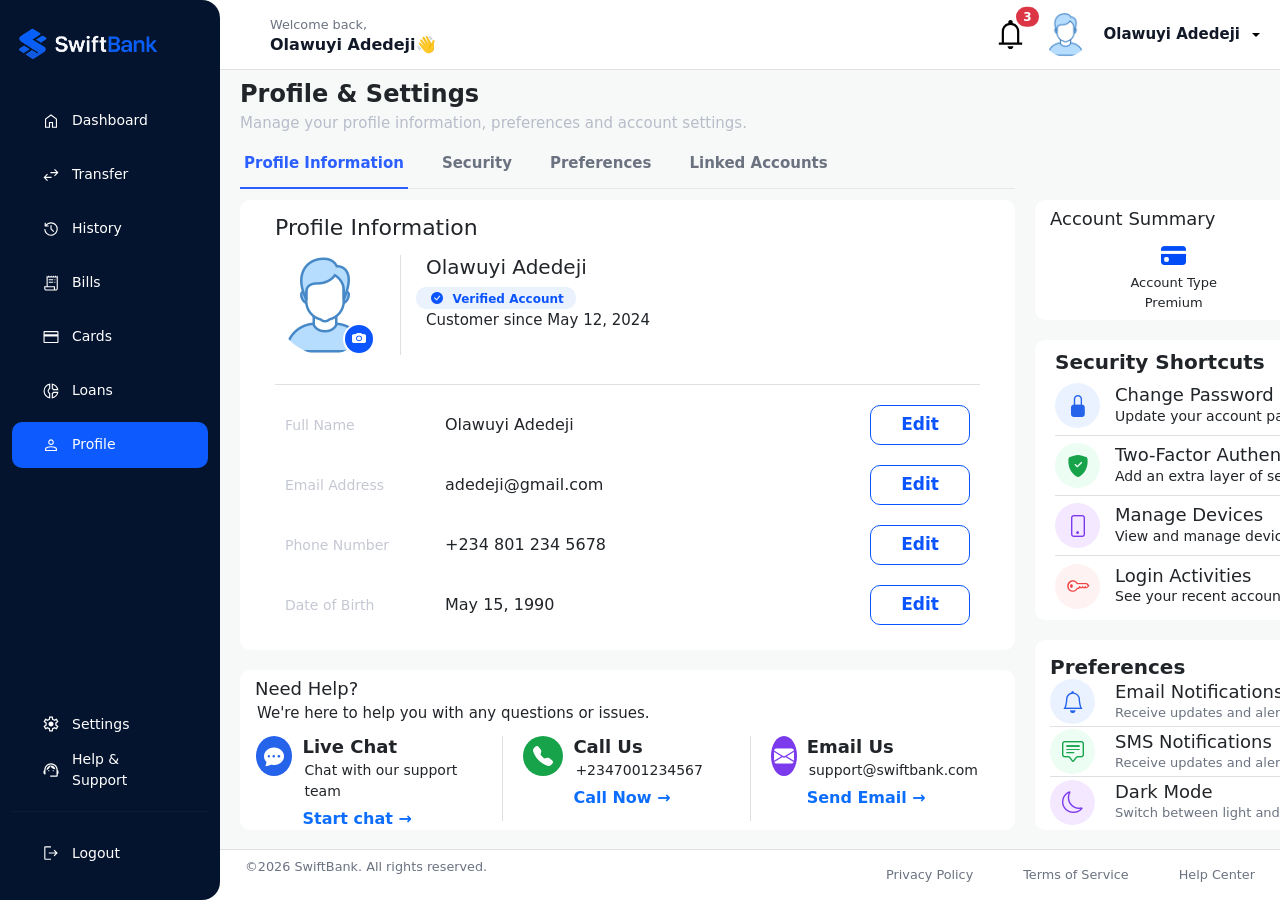
<file: prof.html>
<!doctype html>
<html lang="en">
  <head>
    <meta charset="UTF-8" />
    <meta name="viewport" content="width=device-width, initial-scale=1.0" />
    <link
      href="https://cdn.jsdelivr.net/npm/bootstrap@5.3.8/dist/css/bootstrap.min.css"
      rel="stylesheet"
      integrity="sha384-sRIl4kxILFvY47J16cr9ZwB07vP4J8+LH7qKQnuqkuIAvNWLzeN8tE5YBujZqJLB"
      crossorigin="anonymous"
    />
    <link
      href="https://cdn.jsdelivr.net/npm/bootstrap-icons@1.11.3/font/bootstrap-icons.min.css"
      rel="stylesheet"
    />
    <link
      rel="shortcut icon"
      href="/assets/swift-logo.png"
      type="image/x-icon"
    />
    <title>Profile | SwiftBank</title>

    <style>
        * {
  box-sizing: border-box;
  margin: 0;
  padding: 0;
}

body {
  font-family:
    system-ui,
    -apple-system,
    BlinkMacSystemFont,
    "Segoe UI",
    Roboto,
    Oxygen,
    Ubuntu,
    Cantarell,
    "Open Sans",
    "Helvetica Neue",
    sans-serif;
  height: 100vh;
  display: flex;
}

.sidebar {
  width: 220px;
  height: 100vh;
  background: #05142e;
  border-radius: 0 18px 18px 0;
  padding: 24px 12px;
  display: flex;
  flex-direction: column;
}

.logo {
  margin-bottom: 35px;
}

.logo img {
  width: 150px;
}

.navigation {
  list-style: none;
  padding: 0;
  margin: 0;
}

.navigation li {
  margin-bottom: 8px;
}

.navigation li a {
  display: flex;
  align-items: center;
  gap: 12px;
  height: 46px;
  padding: 0 30px;
  border-radius: 10px;
  color: #fff;
  text-decoration: none;
  font-size: 14px;
  font-weight: 500;
  transition: 0.3s;
}

.navigation li a img {
  width: 18px;
}

.navigation li:hover a {
  background: #0d5bff;
}

.navigation li.active a {
  background: #0d5bff;
}

.bottom-menu {
  margin-top: auto;
}

.bottom-menu a {
  display: flex;
  align-items: center;
  gap: 12px;
  height: 46px;
  padding: 0 30px;
  border-radius: 10px;
  color: #fff;
  text-decoration: none;
  font-size: 14px;
  font-weight: 500;
  transition: 0.3s;
}

.bottom-menu a img {
  width: 18px;
}

.bottom-menu a:hover {
  background: #0d5bff;
}

.bottom-menu hr {
  border: none;
  border-top: 1px solid rgba(255, 255, 255, 0.12);
  margin: 18px 0;
}
.main-wrapper {
  flex: 1;
  display: flex;
  flex-direction: column;
  overflow: hidden;
}

header {
  height: 70px;
  background-color: #ffffff;
  border-bottom: 1px solid #e0e0e0;
  padding: 0 20px;
  display: flex;
  flex-direction: row;
  justify-content: space-between;
  align-items: center;
  flex-shrink: 0;
}

main {
  flex: 1;
  overflow-y: auto;
  background-color: #f7f8f8;
  padding: 20px;
}

.welcome-left p {
  font-size: 0.8rem;
  color: #6b7280;
  margin: 0;
  padding-left: 30px;
}

.welcome-left h3 {
  font-size: 1rem;
  font-weight: 700;
  color: #111827;
  margin: 0;
  padding-left: 30px;
}
.welcome-right {
  display: flex;
  flex-direction: row;
  gap: 15px;
  align-items: center;
}
.dropdown-toggle {
  display: flex;
  align-items: center;
  gap: 8px;
  padding: 0;
  line-height: 1;
}

.dropdown-menu {
  min-width: 160px;
  border-radius: 10px;
  box-shadow: 0 4px 12px rgba(0, 0, 0, 0.1);
}
.profile-top {
  margin-top: -10px;
  width: 100%;
  height: 80px;

  h1 {
    font-size: 24px;
    font-weight: 700;
  }

  p {
    font-size: 15px;
    color: #b7bdc9;
    font-weight: 400;
    margin-top: -5px;
  }
}
.profile {
  display: flex;
  flex-direction: row;
  gap: 20px;
  margin-top: -10px;
}
.profile-left {
  display: flex;
  flex-direction: column;
  gap: 20px;
}

.left-top {
  width: 775px;
  height: 450px;
  /* border: 1px solid red; */
  background-color: #fff;
  border-radius: 10px;
  padding: 0px 20px;
}
.tabs {
  display: flex;
  flex-direction: column;
  flex: 1;
  min-height: 0;
  margin-top: -10px;
  margin-bottom: -10px;
}

.tabs .tab-bar {
  width: 100%;
  flex-shrink: 0;
}
.tab-bar {
  display: flex;
  gap: 30px;
  border-bottom: 1px solid #e5e7eb;
}

.tab-btn {
  background: none;
  border: none;
  cursor: pointer;
  padding: 12px 4px;
  font-size: 15px;
  font-weight: 600;
  color: #6b7280;

  border-bottom: 2px solid transparent;
  margin-bottom: -1px;
}

.tab-btn:hover {
  color: #2b5fff;
}

.tab-btn.active {
  color: #2b5fff;
  border-bottom: 2px solid #2b5fff;
}

.tab-content {
  display: none;
  padding: 15px;
}

.tab-content.active {
  display: flex;
  flex-direction: column;
  flex: 1;
  min-height: 0;
}
.profile-info {
  width: 100%;
  height: 40px;
  /* border: 1px solid red; */

  h1 {
    font-size: 22px;
  }
}
.profile-head {
  width: 100%;
  height: 130px;
  /* border: 1px solid red; */
  display: flex;
  flex-direction: row;
  border-bottom: 1px solid #e0e0e0;
  /* padding: 10px; */
}
.profile-img {
  position: relative;
  width: 100px;
  height: 100px;
}

.profile-img img {
  width: 100px;
  height: 100px;
  border-radius: 50%;
}

.profile-img-edit {
  position: absolute;
  bottom: 0;
  right: 0;
  width: 32px;
  height: 32px;
  background: #0b54fe;
  color: #fff;
  border-radius: 50%;
  display: flex;
  align-items: center;
  justify-content: center;
  cursor: pointer;
  border: 2px solid #fff;
  font-size: 14px;
}

.profile-img-edit:hover {
  background: #083fc9;
}

.profile-right {
  display: flex;
  flex-direction: column;
  gap: 20px;
}
.profile-name {
  border-left: 1px solid #e0e0e0;
  height: 100px;
  margin-left: 25px;
  padding-left: 25px;

  h2 {
    font-size: 20px;
  }
  p {
    font-size: 15px;
  }
}
.verified {
  width: 160px;
  height: 22px;
  /* border: 1px solid red; */
  display: flex;
  align-items: center;
  justify-content: center;
  background-color: #eaf2fe;
  border-radius: 10px;
  margin-left: -10px;

  h5 {
    margin: 0;
    font-size: 12px;
    line-height: 1;
    color: #0b54fe;
    font-weight: 700;
  }
}
.mark {
  padding-right: 10px;
  color: #0b54fe;
  background-color: #eaf2fe;
}

.details {
  /* border: 1px solid purple; */
  width: 100%;
  height: 260px;
  padding: 10px;
  /* margin-top: -20px; */
  overflow: auto;
}
.details-row {
  display: flex;
  align-items: center;
  padding: 10px 0;
}

.details-row p {
  width: 160px;
  margin: 0;
  color: #c5c8d3;
  font-size: 14px;
  font-weight: 500;
}

.details-row h6 {
  flex: 1;
  margin: 0;
  text-align: left;
}

.details-row button {
  width: 100px;
  height: 40px;
  margin-left: auto;
  border: 1px solid #0b54fe;
  background-color: white;
  color: #0b54fe;
  font-weight: 600;
  font-size: 17px;
  border-radius: 10px;
}
.details-row button:hover {
  background-color: #0b54fe;
  color: #fff;
  border: 1px solid white;
}
.details-row:hover {
  background-color: #f9fafb;
}

#updateProfileBtn {
  width: 100%;
  height: 40px;
  border-radius: 10px;
  border: 1px solid #0b54fe;
  margin-top: 5px;
  background-color: #fff;
  color: #0b54fe;
  font-weight: 500;
}
#updateProfileBtn:hover {
  background-color: #0b54fe;
  color: white;
  font-weight: 500;
  border: 2px solid white;
}
.construction {
  width: 700px;
  height: 400px;
  /* border: 1px solid red; */
  margin: 10px auto;
  padding: 20px;
  display: flex;
  flex-direction: column;
  justify-content: center;
  align-items: center;
}
.construction h1 {
  font-size: 24px;
  font-weight: 700;
  display: flex;
  justify-content: center;
}
.construct-img {
  width: 400px;
  height: 300px;
  /* border: 1px solid red; */
  margin: auto;
}
.construction img {
  width: 400px;
  margin-left: px;
  display: flex;
  justify-content: center;
}
.construction p {
  margin: 0;
  font-style: oblique;
}

.left-bottom {
  width: 775px;
  height: 160px;
  /* border: 1px solid red; */
  background-color: #fff;
  border-radius: 10px;
  padding: 8px 15px;
}
.need h2 {
  font-size: 18px;
  margin: 0;
}
.need p {
  font-size: 15px;
  margin: 2px;
}
.needs {
  width: 250px;
  height: 85px;
  border-left: 1px solid #e0e0e0;
  display: flex;
  flex-direction: row;
  padding: 0 20px;
  gap: 10px;
}

.need-help {
  display: flex;
  flex-direction: row;
  padding-top: 10px;
}

.first-box {
  border: none;
  padding-left: 1px;
}
.need-content h5 {
  font-size: 18px;
  margin: 0;
  font-weight: 600;
}
.need-content p {
  font-size: 14px;
  margin: 2px;
  margin-bottom: 5px;
}
.need-content a {
  text-decoration: none;
  font-weight: 700;
  margin-top: 100px;
}
.need-content a:hover {
  text-decoration: underline;
}
.need-img {
  width: 40px;
  height: 40px;
  border-radius: 50%;
  display: flex;
  align-items: center;
  justify-content: center;
}

.need-img i {
  color: #fff;
  font-size: 20px;
}

.live {
  background-color: #2563eb;
}

.call {
  background-color: #16a34a;
}

.email {
  background-color: #7c3aed;
}

.right-top {
  width: 772px;
  height: 120px;
  /* border: 1px solid ; */
  background-color: #fff;
  margin-top: 50px;
  border-radius: 10px;
  padding: 8px 15px;
}

.account h2 {
  font-size: 18px;
}
.account-parent {
  display: flex;
  flex-direction: row;
  margin-top: -5px;
}
.account-child {
  width: 250px;
  height: 80px;
  border-left: 1px solid #e0e0e0;
  display: flex;
  flex-direction: column;
  align-items: center;
  justify-content: center;

  p {
    margin: 0;
    font-size: 13px;
  }

  i {
    font-size: 25px;
    /* color: red; */
    display: flex;
    justify-content: center;
    margin-top: 10px;
    margin-bottom: 5px;
  }
}
.one {
  border: none;
}
.account-child .card {
  color: #024cf7;
  border: none;
}
.account-child .secure {
  color: #119952;
}
.account-child .calender {
  color: #6d31c0;
}

.right-middle {
  width: 772px;
  height: 280px;
  /* border: 1px solid red; */
  background-color: #fff;
  border-radius: 10px;
  padding: 10px 20px;
}
.security h2 {
  font-size: 20px;
  font-weight: 600;
}
.shortcuts {
  width: 100%;
  height: 235px;
  margin-top: -6px;
}

.shortcut-row {
  width: 100%;
  height: 60px;
  display: flex;
  justify-content: space-between;
  align-items: center;
  border-bottom: 1px solid #e0e0e0;
}

.last-row {
  border-bottom: none;
}

.shortcuts-left {
  display: flex;
  align-items: center;
  gap: 15px;
}

.shortcuts-left h5 {
  font-size: 18px;
  margin: 0;
  font-weight: 500;
}

.shortcuts-left p {
  font-size: 14px;
  font-weight: 300;
  margin: 0;
}

.shortcuts-icon {
  width: 45px;
  height: 45px;
  border-radius: 50%;
  display: flex;
  justify-content: center;
  align-items: center;
  flex-shrink: 0;
}

.shortcuts-left i {
  font-size: 22px;
  padding-left: 0;
  margin: 0;
  line-height: 1;
}

.lock {
  color: #2563eb;
  background-color: #eaf2ff;
  width: 100%;
  height: 100%;
  border-radius: 50%;
  display: flex;
  justify-content: center;
  align-items: center;
}

.shield {
  color: #16a34a;
  background-color: #ecfdf3;
  width: 100%;
  height: 100%;
  border-radius: 50%;
  display: flex;
  justify-content: center;
  align-items: center;
}

.phone {
  color: #7c3aed;
  background-color: #f3e8ff;
  width: 100%;
  height: 100%;
  border-radius: 50%;
  display: flex;
  justify-content: center;
  align-items: center;
}

.key {
  color: #ef4444;
  background-color: #fef2f2;
  width: 100%;
  height: 100%;
  border-radius: 50%;
  display: flex;
  justify-content: center;
  align-items: center;
}

.shortcuts-right {
  font-size: 22px;
  font-weight: 800;
  color: #6b7280;
  cursor: pointer;
  margin-left: -200px;
}
.shortcut-row:hover {
  background-color: #f9fafb;
}
.enable {
  width: 100px;
  height: 25px;
  /* margin-left: 10px; */
  /* border: 1px solid red; */
  margin: 0;
  display: flex;
  align-items: center;
  justify-content: center;
  border-radius: 10px;
  background-color: #e8f6ee;
  color: #42b475;
  font-weight: 800;
  font-size: 12px;
}

.right-bottom {
  width: 772px;
  height: 190px;
  /* border: 1px solid red; */
  background-color: #fff;
  border-radius: 10px;
  padding: 15px;
}
.prefrences-top h2 {
  font-size: 20px;
  font-weight: 700;
}
.pref {
  width: 100%;
  height: 150px;
  margin-top: -10px;
}

.pref-row {
  width: 100%;
  height: 50px;
  display: flex;
  align-items: center;
  justify-content: space-between;
  border-bottom: 1px solid #e0e0e0;
}
.pref-row:hover {
  background-color: #f9fafb;
}

.pref-left {
  display: flex;
  align-items: center;
  gap: 20px;
}

.pref-left h5 {
  margin: 0;
  font-size: 18px;
  font-weight: 500;
}

.pref-left p {
  margin: 0;
  font-size: 13px;
  color: #6b7280;
}

.pref-icon {
  width: 45px;
  height: 45px;
  border-radius: 50%;
  display: flex;
  justify-content: center;
  align-items: center;
}

.pref-icon i {
  font-size: 22px;
}
.last-row {
  border: none;
}
.bell {
  color: #2563eb;
  background: #eaf2ff;
  width: 100%;
  height: 100%;
  border-radius: 50%;
  display: flex;
  justify-content: center;
  align-items: center;
}

.chat {
  color: #16a34a;
  background: #ecfdf3;
  width: 100%;
  height: 100%;
  border-radius: 50%;
  display: flex;
  justify-content: center;
  align-items: center;
}

.moon {
  color: #7c3aed;
  background: #f3e8ff;
  width: 100%;
  height: 100%;
  border-radius: 50%;
  display: flex;
  justify-content: center;
  align-items: center;
}
.switch {
  position: relative;
  display: inline-block;
  width: 34px;
  height: 18px;
}

.switch input {
  opacity: 0;
  width: 0;
  height: 0;
}

.slider {
  position: absolute;
  cursor: pointer;
  inset: 0;
  background-color: #ccc;
  transition: 0.3s;
  border-radius: 22px;
}

.slider:before {
  position: absolute;
  content: "";
  width: 12px;
  height: 12px;
  left: 3px;
  bottom: 3px;
  background: #fff;
  border-radius: 50%;
  transition: 0.3s;
}

input:checked + .slider {
  background: #0052cc;
}

input:checked + .slider:before {
  transform: translateX(16px);
}

footer {
  height: 50px;
  background-color: #ffffff;
  border-top: 1px solid #e0e0e0;
  display: flex;
  align-items: center;
  justify-content: space-between;
  font-size: 0.8rem;
  color: #6b7280;
  flex-shrink: 0;
  padding: 25px;
}
.footer-right {
  display: flex;
  gap: 50px;
}
.footer-right a {
  color: #6b7280;
  text-decoration: none;
}

.hamburger-btn {
  display: none;
}

.bottom-nav {
  display: none;
}

.welcome-left img {
  display: none;
}
.second {
  display: none;
}

@media (max-width: 1030px) {
  .profile,
  .profile-left,
  .profile-right {
    min-width: 0;
  }

  .profile {
    flex-direction: column;
  }

  .left-top,
  .right-top,
  .right-middle,
  .right-bottom {
    width: 100%;
    height: auto;
  }
  .left-bottom{
    display: none;
  }
  .left-bottom.second {
    display: block;
    width: 100%;
    height: auto;
    margin-top: 20px;
  }

  .right-top {
    margin-top: 0;
  }


  .needs,
  .account-child {
    width: auto;
    flex: 1;
  }

  .shortcuts-right {
    margin-left: 0;
  }

  main {
    padding: 18px;
  }
}

@media (max-width: 768px) {
  body {
    flex-direction: column;
    height: auto;
    min-height: 100vh;
  }

  .hamburger-btn {
    display: block;
    background: none;
    border: none;
    font-size: 1.5rem;
    color: #111827;
    cursor: pointer;
  }

  .sidebar {
    position: fixed;
    top: 0;
    left: -220px;
    height: 100vh;
    z-index: 1000;
    transition: left 0.3s ease;
  }

  .sidebar.active {
    left: 0;
  }

  .sidebar-overlay {
    display: none;
    position: fixed;
    inset: 0;
    background: rgba(0, 0, 0, 0.4);
    z-index: 999;
  }

  .sidebar-overlay.active {
    display: block;
  }

  .main-wrapper {
    width: 100%;
  }

  .welcome-avatar {
    display: block;
  }

  .welcome-left{
    display: none;
  }

  header {
    padding: 14px 20px;
  }

  .profile,
  .profile-left,
  .profile-right {
    min-width: 0;
  }

  .profile {
    flex-direction: column;
  }

  .left-top,
  .right-top,
  .right-middle,
  .right-bottom {
    width: 100%;
    height: auto;
  }
  .right-bottom{
    padding: 10px;
  }

.pref{
  margin-top: 10px;
}

  .left-bottom{
    display: none;
  }
  .left-bottom.second {
    display: block;
    width: 100%;
    height: auto;
    margin-top: 20px;
  }

  .right-top {
    margin-top: 0;
  }

  .needs,
  .account-child {
    width: auto;
    flex: 1;
  }


  .shortcuts-right {
    margin-left: 0;
  }

  footer {
    display: none;
  }

  main {
    padding: 18px;
  }
}

@media (max-width: 480px) {
  body {
    flex-direction: column;
    height: auto;
    min-height: 100vh;
  }

  .hamburger-btn {
    display: block;
    background: none;
    border: none;
    font-size: 1.5rem;
    color: #111827;
    cursor: pointer;
  }

  .sidebar {
    position: fixed;
    top: 0;
    left: -220px;
    height: 100vh;
    z-index: 1000;
    transition: left 0.3s ease;
  }

  .sidebar.active {
    left: 0;
  }

  .sidebar-overlay {
    display: none;
    position: fixed;
    inset: 0;
    background: rgba(0, 0, 0, 0.4);
    z-index: 999;
  }

  .sidebar-overlay.active {
    display: block;
  }

  .main-wrapper {
    width: 100%;
  }

  .welcome-avatar {
    width: 44px;
    height: 44px;
    border-radius: 50%;
    object-fit: cover;
    flex-shrink: 0;
  }

  header {
    flex-wrap: wrap;
    height: auto;
    padding: 14px 16px;
    row-gap: 14px;
  }

  .hamburger-btn {
    order: 1;
  }

  .welcome-right {
    order: 2;
    margin-left: auto;
  }

  .welcome-right .dropdown {
    display: none;
  }

  .welcome-left {
    display: none;
  }

  .profile {
    flex-direction: column;
  }

  .left-top,
  .right-top {
    width: 100%;
    height: auto;
  }
  .right-bottom {
    width: 100%;
    height: 350px;
  }
  .prefrences-top {
    margin-bottom: 20px;
  }
  .pref-row {
    height: 100px;
  }
  .left-bottom {
    display: none;
  }
  .left-bottom .second {
    display: block;
    width: 100%;
    height: auto;
  }
  .right-middle {
    width: 100%;
    height: 470px;
  }

  .right-top {
    display: none;
  }

  .tabs {
    margin-top: 10px;
  }
  .tab-bar {
    overflow-x: auto;
    white-space: nowrap;
    gap: 18px;
  }

  .tab-btn {
    flex-shrink: 0;
  }

  .profile-head {
    flex-direction: column;
    align-items: center;
    height: auto;
    text-align: center;
    padding: 15px 0;
  }
  .profile-info {
    text-align: left;
  }

  .profile-name {
    border-left: none;
    margin-left: 0;
    padding-left: 0;
    margin-top: 10px;
    height: auto;
    margin-left: -8px;
    margin-top: 5px;
    font-weight: 650;
    font-size: 16px;

    p {
      margin-top: 5px;
    }
  }

  .verified {
    margin-left: 26px;
  }

  .details-row {
    flex-direction: column;
    align-items: flex-start;
    gap: 6px;
    padding: 14px 0;
  }

  .details-row h6 {
    text-align: left;
  }

  .details-row button {
    width: 100%;
    margin-left: 0;
  }

  .construction,
  .construct-img,
  .construction img {
    width: 100%;
    max-width: 100%;
    height: auto;
  }

  .need-help {
    flex-direction: column;
  }

  .needs {
    width: 100%;
    height: auto;
    border-left: none;
    border-top: 1px solid #e0e0e0;
    padding: 15px 0;
  }

  .first-box {
    border-top: none;
  }

  .account-parent {
    flex-direction: column;
  }

  .account-child {
    width: 100%;
    height: auto;
    border-left: none;
    border-top: 1px solid #e0e0e0;
    flex-direction: row;
    justify-content: flex-start;
    gap: 12px;
    padding: 12px 0;
  }

  .one {
    border-top: none;
  }

  .account-child i {
    margin: 0;
  }

  .shortcuts-right {
    margin-left: 0;
  }
  .shortcut-row {
    height: 110px;
  }

  footer {
    display: none;
  }

  main {
    padding: 15px;
    padding-bottom: 75px;
  }

  .bottom-nav {
    position: fixed;
    bottom: 0;
    left: 0;
    width: 100%;
    height: 60px;
    background: #fff;
    border-top: 1px solid #e0e0e0;
    display: flex;
    justify-content: space-around;
    align-items: center;
    z-index: 998;
  }

  .bottom-nav a {
    display: flex;
    flex-direction: column;
    align-items: center;
    gap: 2px;
    font-size: 12px;
    color: black;
    text-decoration: none;
    font-weight: 700;
  }

  .bottom-nav a.active {
    color: #0d5bff;
  }

  .bottom-nav i {
    font-size: 21px;
  }
}

    </style>

  </head>
  <body>
    <aside class="sidebar">
      <div class="logo">
        <img src="/assets/SwiftBank2.png" alt="SwiftBank" />
      </div>

      <ul class="navigation">
        <li>
          <a href="dashboard.html"
            ><img src="/assets/home-icon.svg" />Dashboard</a
          >
        </li>

        <li>
          <a href="transfer.html"
            ><img src="/assets/transfer-icon.svg" />Transfer</a
          >
        </li>

        <li>
          <a href="history.html"
            ><img src="/assets/history-icon.svg" />History</a
          >
        </li>

        <li>
          <a href="bills.html"><img src="/assets/bills-icon.svg" />Bills</a>
        </li>

        <li>
          <a href="cards.html"><img src="/assets/card-icon.svg" />Cards</a>
        </li>

        <li>
          <a href="#"><img src="/assets/loan-icon.svg" />Loans</a>
        </li>

        <li class="active">
          <a href="profile.html"><img src="/assets/person.svg" />Profile</a>
        </li>
      </ul>

      <div class="bottom-menu">
        <a href="#">
          <img src="/assets/settings.svg" />
          Settings
        </a>

        <a href="#">
          <img src="/assets/support.svg" />
          Help & Support
        </a>

        <hr />

        <a href="login.html">
          <img src="/assets/logout-icon.svg" />
          Logout
        </a>
      </div>
    </aside>

    <div class="sidebar-overlay" id="sidebarOverlay"></div>

    <div class="main-wrapper">
      <header>
        <!-- Menu Toggle -->
        <button class="hamburger-btn" id="hamburgerBtn">
          <i class="bi bi-list"></i>
        </button>
        <!-- Welcome Message -->
        <div class="welcome-left">
          <img src="/assets/deji.jpeg" alt="" class="welcome-avatar" />
          <div>
            <p>Welcome back,</p>
            <h3>Olawuyi Adedeji👋</h3>
          </div>
        </div>

        <div class="welcome-right">
          <div class="position-relative d-inline-block">
            <img src="/assets/notification-icon.svg" alt="" width="35" />
            <span
              class="position-absolute top-0 start-100 translate-middle badge rounded-pill bg-danger"
            >
              3
            </span>
          </div>

          <div class="dropdown">
            <button
              class="dropdown-toggle"
              type="button"
              data-bs-toggle="dropdown"
              style="background: none; border: none"
            >
              <div
                style="
                  width: 45px;
                  height: 45px;
                  border-radius: 50%;
                  overflow: hidden;
                  display: inline-block;
                "
              >
                <img
                  src="/assets/deji.jpeg"
                  alt=""
                  style="width: 100%; height: 100%; object-fit: cover"
                />
              </div>
              <span style="color: #111827; font-weight: 600; margin-left: 8px; font-size: 15px;"
                >Olawuyi Adedeji</span
              >
            </button>

            <ul class="dropdown-menu dropdown-menu-end">
              <li><a class="dropdown-item" href="#">Profile</a></li>
              <li><a class="dropdown-item" href="#">Settings</a></li>
              <li><hr class="dropdown-divider" /></li>
              <li>
                <a class="dropdown-item text-danger" href="login.html"
                  >Log Out</a
                >
              </li>
            </ul>
          </div>
        </div>
        <!-- Notifications -->
        <!-- Profile -->
      </header>

      <main>
        <div class="profile-top">
          <h1>Profile & Settings</h1>
          <p>
            Manage your profile information, preferences and account settings.
          </p>
        </div>

        <div class="profile">
          <div class="profile-left">
            <div class="tabs">
              <div class="tab-bar">
                <button
                  class="tab-btn active"
                  id="profileInfoTab"
                  data-target="profileInfoContent"
                >
                  Profile Information
                </button>
                <button
                  class="tab-btn"
                  id="securityTab"
                  data-target="securityContent"
                >
                  Security
                </button>
                <button
                  class="tab-btn"
                  id="prefrencesTab"
                  data-target="prefrencesContent"
                >
                  Preferences
                </button>
                <button
                  class="tab-btn"
                  id="linkedAccountsTab"
                  data-target="linkedAccountsContent"
                >
                  Linked Accounts
                </button>
              </div>
            </div>

            <div class="left-top">
              <!-- profileInfoContent now WRAPS .details, and starts with class="active" -->
              <div class="tab-content active" id="profileInfoContent">
                <div class="profile-info">
                  <h1>Profile Information</h1>
                </div>

                <div class="profile-head">
                  <div class="profile-img">
                    <img src="./assets/deji.jpeg" alt="" id="profileImg" />
                    <label for="profilePicInput" class="profile-img-edit">
                      <i class="bi bi-camera-fill"></i>
                    </label>
                    <input type="file" id="profilePicInput" accept="image/*" hidden />
                  </div>

                  <div class="profile-name">
                    <h2>Olawuyi Adedeji</h2>
                    <div class="verified">
                      <h5>
                        <i class="bi bi-check-circle-fill mark"></i>Verified
                        Account
                      </h5>
                    </div>
                    <p>Customer since May 12, 2024</p>
                  </div>
                </div>

                <div class="details">
                  <div class="details-row">
                    <p>Full Name</p>
                    <h6 class="detail">Olawuyi Adedeji</h6>
                    <button>Edit</button>
                  </div>

                  <div class="details-row">
                    <p>Email Address</p>
                    <h6 class="detail">adedeji@gmail.com</h6>
                    <button>Edit</button>
                  </div>

                  <div class="details-row">
                    <p>Phone Number</p>
                    <h6 class="detail">+234 801 234 5678</h6>
                    <button>Edit</button>
                  </div>

                  <div class="details-row">
                    <p>Date of Birth</p>
                    <h6 class="detail">May 15, 1990</h6>
                    <button>Edit</button>
                  </div>

                  <div class="details-row">
                    <p>Address</p>
                    <h6 class="detail">
                      15 Adekunle Street. Victoria Island, <br />
                      Lagos, Nigeria
                    </h6>
                    <button>Edit</button>
                  </div>

                  <div class="details-row">
                    <p>BVN</p>
                    <h6 class="detail">************1234</h6>
                    <button>Edit</button>
                  </div>

                  <div class="details-row">
                    <p>Occupation</p>
                    <h6 class="detail">Software Engineer</h6>
                    <button>Edit</button>
                  </div>

                  <button id="updateProfileBtn">Update Profile</button>
                </div>
              </div>
              <!-- closes #profileInfoContent -->

              <div class="tab-content" id="securityContent">
                <div class="construction">
                  <h1>UNDER CONSTRUCTION</h1>
                  <div class="construct-img">
                    <img src="./assets/construct.png" alt="" />
                  </div>
                  <p>
                    The security tab is still under construction, but we are
                    ready to go!
                  </p>
                </div>
              </div>

              <div class="tab-content" id="prefrencesContent">
                <div class="construction">
                  <h1>UNDER CONSTRUCTION</h1>
                  <div class="construct-img">
                    <img src="./assets/construct.png" alt="" />
                  </div>
                  <p>
                    The preference tab is still under construction, but we are
                    ready to go!
                  </p>
                </div>
              </div>

              <div class="tab-content" id="linkedAccountsContent">
                <div class="construction">
                  <h1>UNDER CONSTRUCTION</h1>
                  <div class="construct-img">
                    <img src="./assets/construct.png" alt="" />
                  </div>
                  <p>
                    The linked Account tab is still under construction, but we
                    are ready to go!
                  </p>
                </div>
              </div>
            </div>

            <div class="left-bottom">
              <div class="need">
                <h2>Need Help?</h2>
                <p>We're here to help you with any questions or issues.</p>
              </div>

              <div class="need-help">
                <div class="needs first-box">
                  <div class="need-img live">
                    <i class="bi bi-chat-dots-fill"></i>
                  </div>
                  <div class="need-content">
                    <h5>Live Chat</h5>
                    <p>Chat with our support team</p>
                    <a href="">Start chat &rarr;</a>
                  </div>
                </div>
                <div class="needs">
                  <div class="need-img call">
                    <i class="bi bi-telephone-fill"></i>
                  </div>
                  <div class="need-content">
                    <h5>Call Us</h5>
                    <p>+2347001234567</p>
                    <a href="">Call Now &rarr;</a>
                  </div>
                </div>
                <div class="needs">
                  <div class="need-img email">
                    <i class="bi bi-envelope-fill"></i>
                  </div>
                  <div class="need-content">
                    <h5>Email Us</h5>
                    <p>support@swiftbank.com</p>
                    <a href="">Send Email &rarr;</a>
                  </div>
                </div>
              </div>
            </div>
            
          </div>

          <div class="profile-right">
            <div class="right-top">
              <div class="account">
                <h2>Account Summary</h2>
              </div>

              <div class="account-parent">
                <div class="account-child one">
                  <i class="bi bi-credit-card-fill card"></i>
                  <p>Account Type</p>
                  <p>Premium</p>
                </div>

                <div class="account-child">
                  <i class="bi bi-shield-fill-check secure"></i>
                  <p>KYC Status</p>
                  <p>Verified</p>
                </div>

                <div class="account-child">
                  <i class="bi bi-calendar-week-fill calender"></i>
                  <p>Last Login</p>
                  <p>May 18, 2024, 10:30 AM</p>
                </div>
              </div>
            </div>

            <div class="right-middle">
              <div class="security">
                <h2>Security Shortcuts</h2>
              </div>

              <div class="shortcuts">
                <div class="shortcut-row">
                  <div class="shortcuts-left">
                    <div class="shortcuts-icon">
                      <i class="bi bi-lock-fill lock"></i>
                    </div>
                    <div class="short">
                      <h5>Change Password</h5>
                      <p>Update your account password regularly</p>
                    </div>
                  </div>
                  <div class="shortcuts-right">&gt;</div>
                </div>

                <div class="shortcut-row">
                  <div class="shortcuts-left">
                    <div class="shortcuts-icon">
                      <i class="bi bi-shield-fill-check shield"></i>
                    </div>
                    <div class="short">
                      <h5>Two-Factor Authentication</h5>
                      <p>Add an extra layer of security to your account</p>
                    </div>
                  </div>
                  <p class="enable">Enabled</p>
                  <div class="shortcuts-right">&gt;</div>
                </div>

                <div class="shortcut-row">
                  <div class="shortcuts-left">
                    <div class="shortcuts-icon">
                      <i class="bi bi-phone phone"></i>
                    </div>
                    <div class="short">
                      <h5>Manage Devices</h5>
                      <p>View and manage devices linked to your account</p>
                    </div>
                  </div>
                  <div class="shortcuts-right">&gt;</div>
                </div>

                <div class="shortcut-row last-row">
                  <div class="shortcuts-left">
                    <div class="shortcuts-icon">
                      <i class="bi bi-key key"></i>
                    </div>
                    <div class="short">
                      <h5>Login Activities</h5>
                      <p>See your recent account activity and logins</p>
                    </div>
                  </div>
                  <div class="shortcuts-right">&gt;</div>
                </div>
              </div>
            </div>

            <div class="right-bottom">
              <div class="prefrences-top">
                <h2>Preferences</h2>
              </div>

              <div class="pref">
                <div class="pref-row">
                  <div class="pref-left">
                    <div class="pref-icon">
                      <i class="bi bi-bell bell"></i>
                    </div>
                    <div class="pref-notifocation">
                      <h5>Email Notifications</h5>
                      <p>Receive updates and alerts via email</p>
                    </div>
                  </div>
                  <div class="pref-right">
                    <label class="switch">
                      <input type="checkbox" checked />
                      <span class="slider"></span>
                    </label>
                  </div>
                </div>

                <div class="pref-row">
                  <div class="pref-left">
                    <div class="pref-icon">
                      <i class="bi bi-chat-square-text chat"></i>
                    </div>
                    <div class="pref-notifocation">
                      <h5>SMS Notifications</h5>
                      <p>Receive updates and alerts via SMS</p>
                    </div>
                  </div>
                  <div class="pref-right">
                    <label class="switch">
                      <input type="checkbox" />
                      <span class="slider"></span>
                    </label>
                  </div>
                </div>

                <div class="pref-row last-row">
                  <div class="pref-left">
                    <div class="pref-icon">
                      <i class="bi bi-moon moon"></i>
                    </div>
                    <div class="pref-notifocation">
                      <h5>Dark Mode</h5>
                      <p>Switch between light and dark mode</p>
                    </div>
                  </div>
                  <div class="pref-right">
                    <label class="switch">
                      <input type="checkbox" checked />
                      <span class="slider"></span>
                    </label>
                  </div>
                </div>
              </div>
            </div>
          </div>
        </div>

        <div class="left-bottom second">
          <div class="need">
            <h2>Need Help?</h2>
            <p>We're here to help you with any questions or issues.</p>
          </div>

          <div class="need-help">
            <div class="needs first-box">
              <div class="need-img live">
                <i class="bi bi-chat-dots-fill"></i>
              </div>
              <div class="need-content">
                <h5>Live Chat</h5>
                <p>Chat with our support team</p>
                <a href="">Start chat &rarr;</a>
              </div>
            </div>
            <div class="needs">
              <div class="need-img call">
                <i class="bi bi-telephone-fill"></i>
              </div>
              <div class="need-content">
                <h5>Call Us</h5>
                <p>+2347001234567</p>
                <a href="">Call Now &rarr;</a>
              </div>
            </div>
            <div class="needs">
              <div class="need-img email">
                <i class="bi bi-envelope-fill"></i>
              </div>
              <div class="need-content">
                <h5>Email Us</h5>
                <p>support@swiftbank.com</p>
                <a href="">Send Email &rarr;</a>
              </div>
            </div>
          </div>
        </div>

        
      </main>

      <footer>
        <!-- Copyright -->
        <div class="footer-left">
          <p>©2026 SwiftBank. All rights reserved.</p>
        </div>
        <div class="footer-right">
          <a href="">Privacy Policy</a>
          <a href="">Terms of Service</a>
          <a href="">Help Center</a>
        </div>
      </footer>

      <nav class="bottom-nav">
        <a href="dashboard.html"><i class="bi bi-house-fill"></i><span>Dashboard</span></a>
        <a href="transfer.html"><i class="bi bi-arrow-left-right"></i><span>Transfer</span></a>
        <a href="bills.html"><i class="bi bi-receipt"></i><span>Bills</span></a>
        <a href="cards.html"><i class="bi bi-credit-card"></i><span>Cards</span></a>
        <a href="profile.html" class="active"><i class="bi bi-person"></i><span>Profile</span></a>
      </nav>

    </div>

    <script
      src="https://cdn.jsdelivr.net/npm/bootstrap@5.3.8/dist/js/bootstrap.bundle.min.js"
      integrity="sha384-FKyoEForCGlyvwx9Hj09JcYn3nv7wiPVlz7YYwJrWVcXK/BmnVDxM+D2scQbITxI"
      crossorigin="anonymous"
    ></script>
    <script src="profile.js"></script>
  </body>
</html>
</file>
